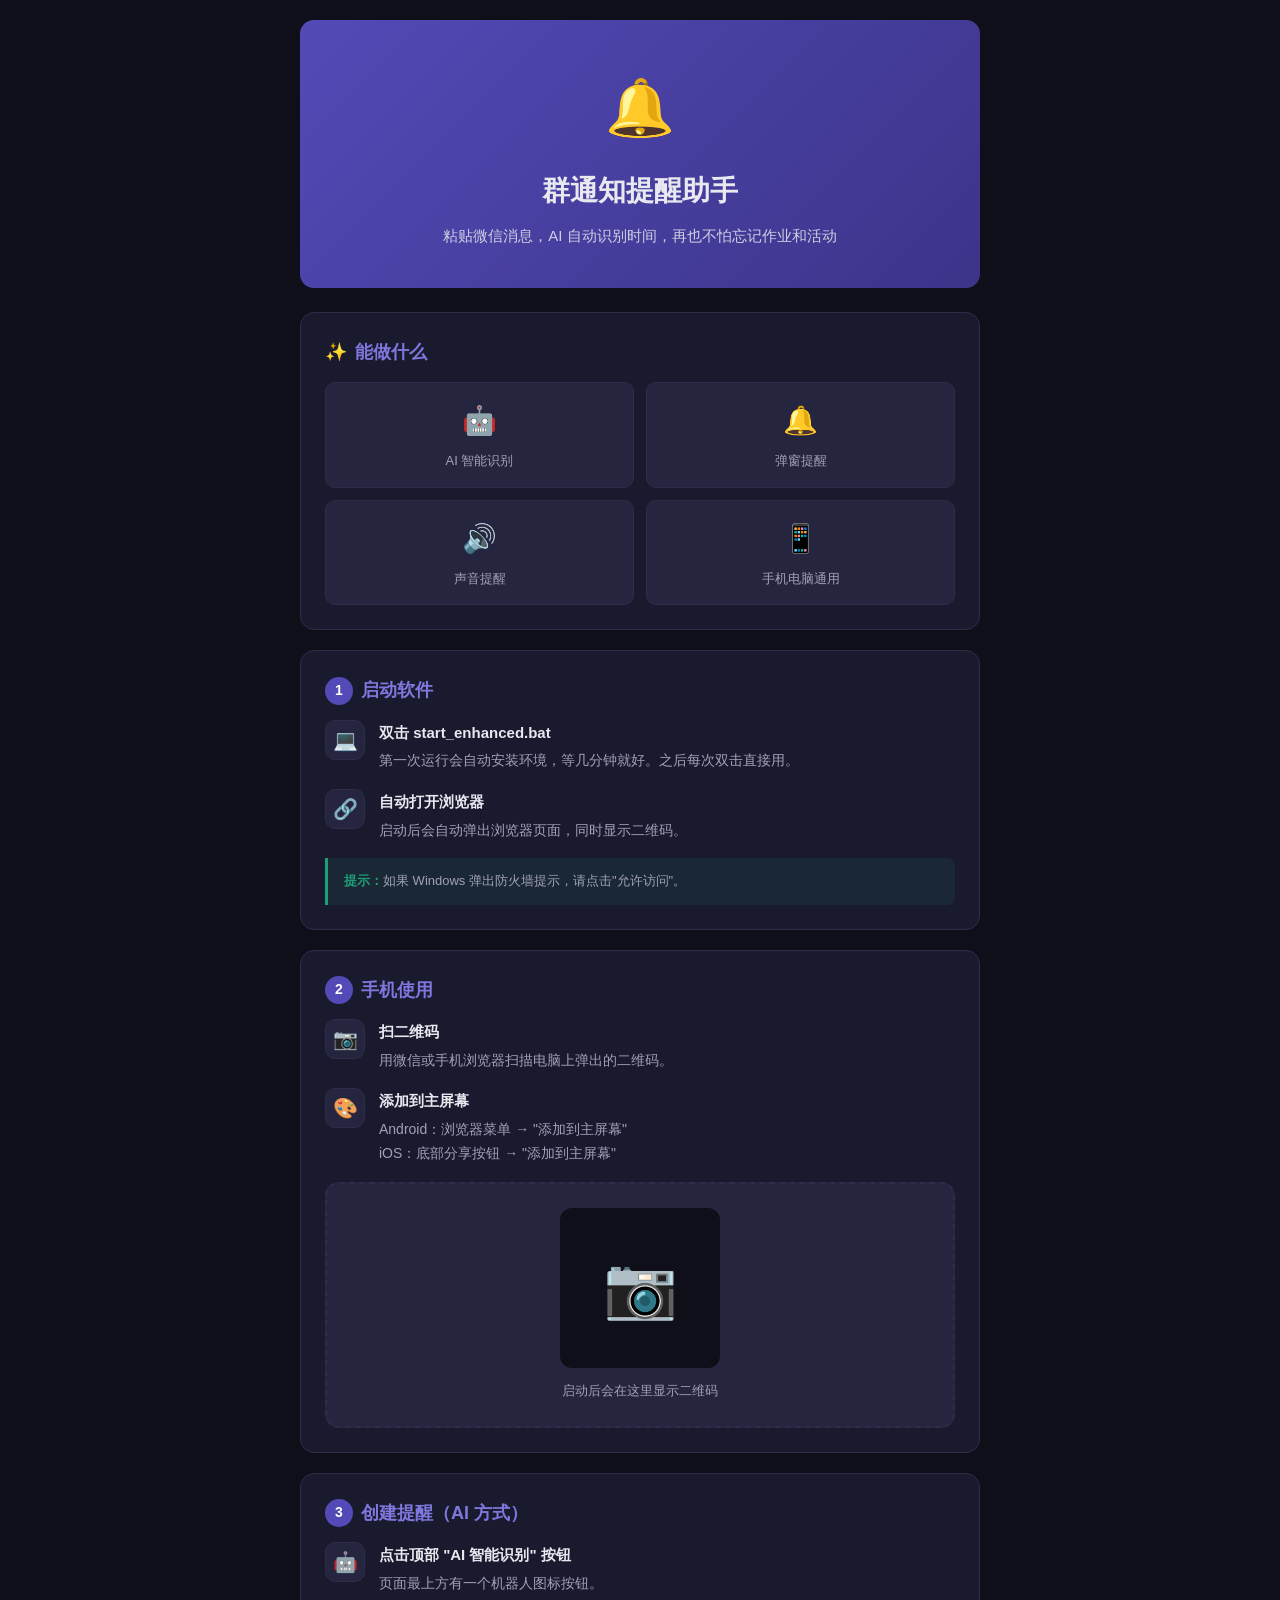
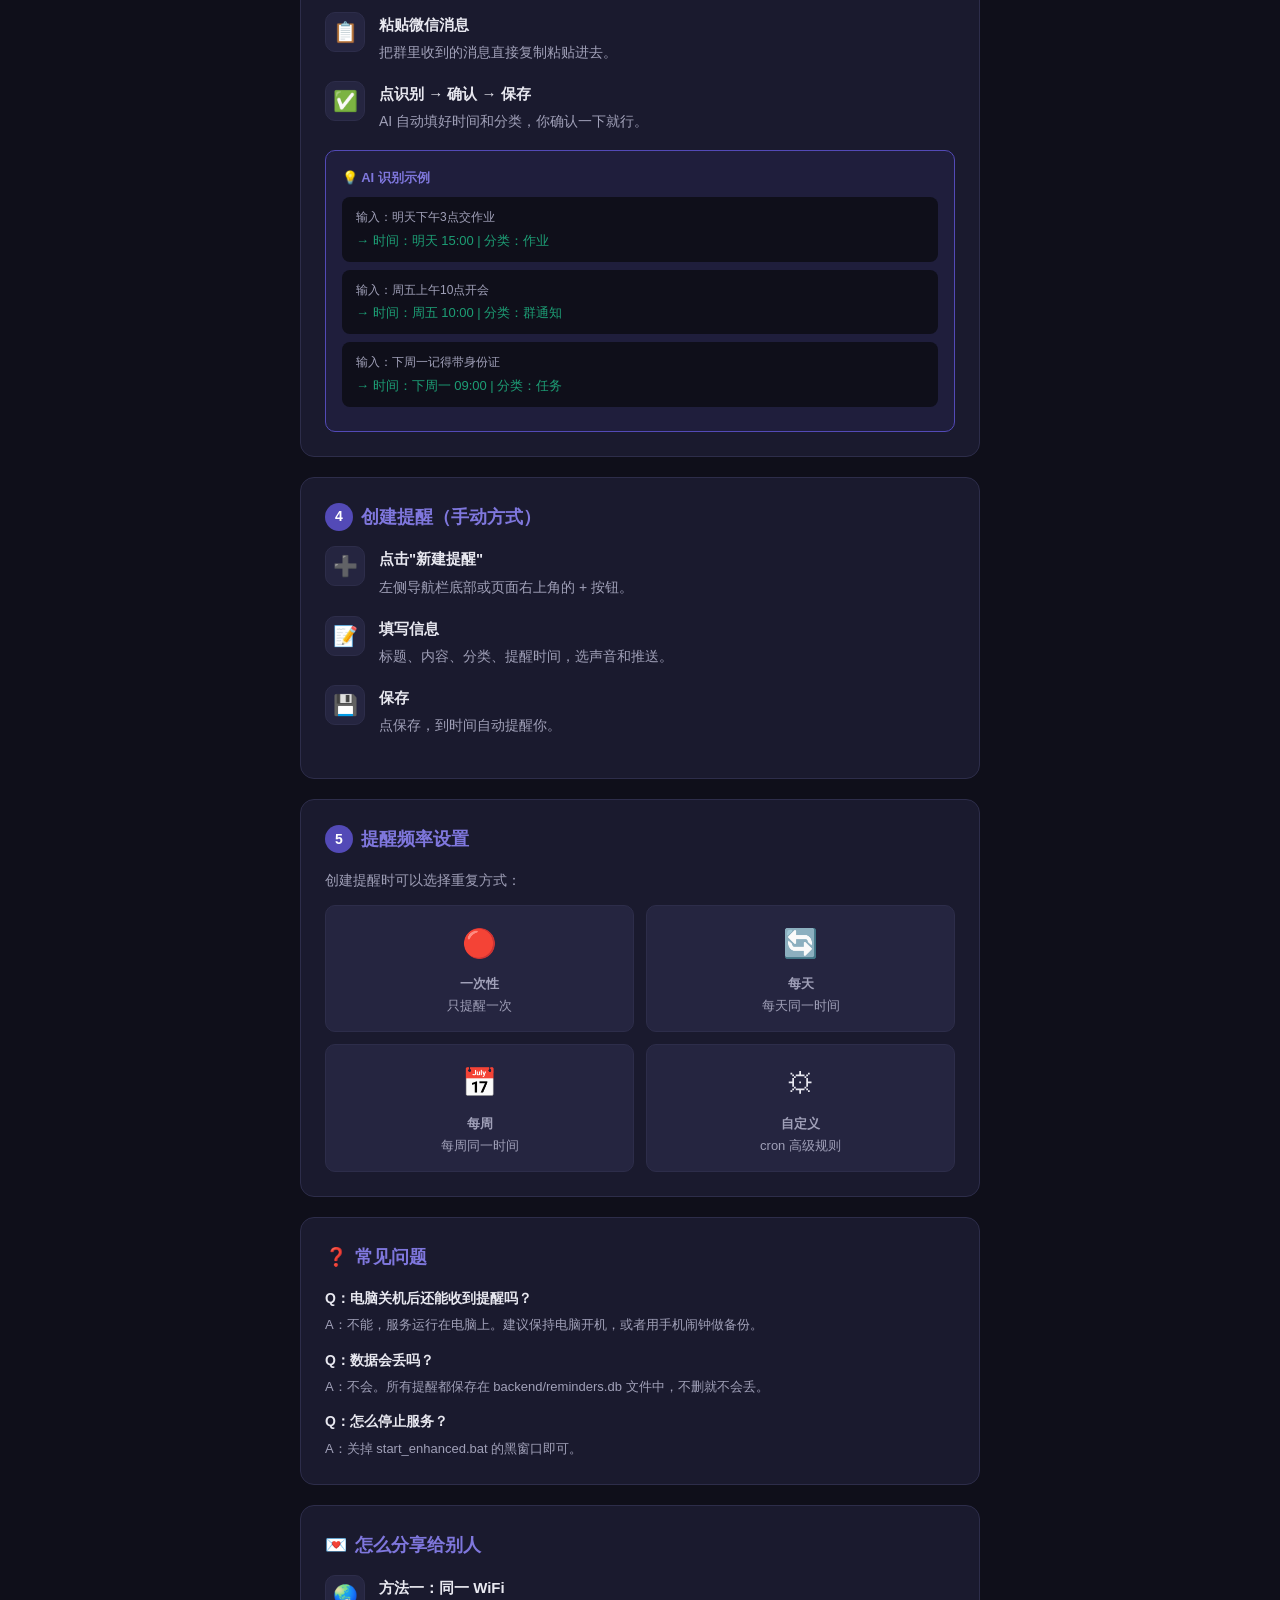
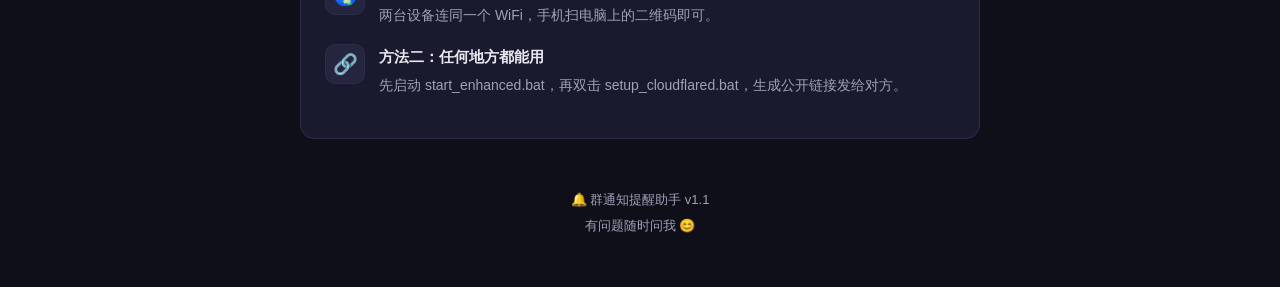
<file: 使用说明.html>
<!DOCTYPE html>
<html lang="zh-CN">
<head>
<meta charset="UTF-8">
<meta name="viewport" content="width=device-width, initial-scale=1.0">
<title>群通知提醒助手 - 使用说明</title>
<style>
:root {
  --primary: #534AB7;
  --primary-light: #7F77DD;
  --secondary: #1D9E75;
  --bg: #0f0f1a;
  --bg-card: #1a1a2e;
  --bg-light: #252540;
  --text: #e8e8f0;
  --text-muted: #a0a0b8;
  --border: #2d2d4a;
  --radius: 14px;
}
* { margin:0; padding:0; box-sizing:border-box; }
body {
  font-family: -apple-system, BlinkMacSystemFont, 'Segoe UI', Roboto, sans-serif;
  background: var(--bg);
  color: var(--text);
  line-height: 1.7;
  min-height: 100vh;
}
.container { max-width: 720px; margin: 0 auto; padding: 20px; }

/* Header */
.hero {
  text-align: center;
  padding: 40px 20px;
  background: linear-gradient(135deg, var(--primary), #3C3489);
  border-radius: var(--radius);
  margin-bottom: 24px;
}
.hero-icon { font-size: 56px; margin-bottom: 12px; }
.hero h1 { font-size: 28px; font-weight: 700; margin-bottom: 8px; }
.hero p { font-size: 15px; opacity: 0.85; }

/* Cards */
.card {
  background: var(--bg-card);
  border: 1px solid var(--border);
  border-radius: var(--radius);
  padding: 24px;
  margin-bottom: 20px;
}
.card-title {
  font-size: 18px;
  font-weight: 600;
  color: var(--primary-light);
  margin-bottom: 14px;
  display: flex;
  align-items: center;
  gap: 8px;
}
.card-title .num {
  display: inline-flex;
  align-items: center;
  justify-content: center;
  width: 28px; height: 28px;
  background: var(--primary);
  color: #fff;
  border-radius: 50%;
  font-size: 14px;
  font-weight: 700;
}

/* Steps */
.step { display: flex; gap: 14px; margin-bottom: 16px; }
.step-icon {
  width: 40px; height: 40px;
  background: var(--bg-light);
  border: 1px solid var(--border);
  border-radius: 10px;
  display: flex;
  align-items: center;
  justify-content: center;
  font-size: 20px;
  flex-shrink: 0;
}
.step-body { flex: 1; }
.step-body h3 { font-size: 15px; font-weight: 600; margin-bottom: 4px; }
.step-body p { font-size: 14px; color: var(--text-muted); }

/* Features */
.feature-grid {
  display: grid;
  grid-template-columns: repeat(2, 1fr);
  gap: 12px;
}
.feature-item {
  background: var(--bg-light);
  border: 1px solid var(--border);
  border-radius: 10px;
  padding: 14px;
  text-align: center;
}
.feature-item .icon { font-size: 28px; margin-bottom: 6px; }
.feature-item .label { font-size: 13px; color: var(--text-muted); }

/* AI Demo */
.ai-demo {
  background: rgba(83, 74, 183, 0.1);
  border: 1px solid var(--primary);
  border-radius: 10px;
  padding: 16px;
  margin-top: 12px;
}
.ai-demo-title {
  font-size: 13px;
  color: var(--primary-light);
  font-weight: 600;
  margin-bottom: 8px;
}
.ai-example {
  background: var(--bg);
  border-radius: 8px;
  padding: 10px 14px;
  margin-bottom: 8px;
  font-size: 14px;
}
.ai-example .input { color: var(--text-muted); font-size: 12px; margin-bottom: 2px; }
.ai-example .output { color: var(--secondary); font-size: 13px; }

/* QR */
.qr-section {
  text-align: center;
  padding: 24px;
  background: var(--bg-light);
  border-radius: var(--radius);
  border: 2px dashed var(--border);
}
.qr-placeholder {
  width: 160px; height: 160px;
  background: var(--bg);
  border-radius: 12px;
  margin: 0 auto 12px;
  display: flex;
  align-items: center;
  justify-content: center;
  font-size: 60px;
}
.qr-text { font-size: 13px; color: var(--text-muted); }

/* Tips */
.tip {
  background: rgba(29, 158, 117, 0.1);
  border-left: 3px solid var(--secondary);
  padding: 12px 16px;
  border-radius: 0 8px 8px 0;
  margin-top: 14px;
  font-size: 13px;
  color: var(--text-muted);
}
.tip strong { color: var(--secondary); }

/* Footer */
.footer {
  text-align: center;
  padding: 30px;
  color: var(--text-muted);
  font-size: 13px;
}

/* Responsive */
@media (max-width: 480px) {
  .feature-grid { grid-template-columns: 1fr; }
  .hero h1 { font-size: 22px; }
}
</style>
</head>
<body>
<div class="container">

  <!-- Hero -->
  <div class="hero">
    <div class="hero-icon">&#128276;</div>
    <h1>群通知提醒助手</h1>
    <p>粘贴微信消息，AI 自动识别时间，再也不怕忘记作业和活动</p>
  </div>

  <!-- 功能介绍 -->
  <div class="card">
    <div class="card-title"><span>&#10024;</span> 能做什么</div>
    <div class="feature-grid">
      <div class="feature-item">
        <div class="icon">&#129302;</div>
        <div class="label">AI 智能识别</div>
      </div>
      <div class="feature-item">
        <div class="icon">&#128276;</div>
        <div class="label">弹窗提醒</div>
      </div>
      <div class="feature-item">
        <div class="icon">&#128266;</div>
        <div class="label">声音提醒</div>
      </div>
      <div class="feature-item">
        <div class="icon">&#128241;</div>
        <div class="label">手机电脑通用</div>
      </div>
    </div>
  </div>

  <!-- 启动步骤 -->
  <div class="card">
    <div class="card-title"><span class="num">1</span> 启动软件</div>
    <div class="step">
      <div class="step-icon">&#128187;</div>
      <div class="step-body">
        <h3>双击 start_enhanced.bat</h3>
        <p>第一次运行会自动安装环境，等几分钟就好。之后每次双击直接用。</p>
      </div>
    </div>
    <div class="step">
      <div class="step-icon">&#128279;</div>
      <div class="step-body">
        <h3>自动打开浏览器</h3>
        <p>启动后会自动弹出浏览器页面，同时显示二维码。</p>
      </div>
    </div>
    <div class="tip">
      <strong>提示：</strong>如果 Windows 弹出防火墙提示，请点击"允许访问"。
    </div>
  </div>

  <!-- 手机使用 -->
  <div class="card">
    <div class="card-title"><span class="num">2</span> 手机使用</div>
    <div class="step">
      <div class="step-icon">&#128247;</div>
      <div class="step-body">
        <h3>扫二维码</h3>
        <p>用微信或手机浏览器扫描电脑上弹出的二维码。</p>
      </div>
    </div>
    <div class="step">
      <div class="step-icon">&#127912;</div>
      <div class="step-body">
        <h3>添加到主屏幕</h3>
        <p>Android：浏览器菜单 → "添加到主屏幕"<br>
           iOS：底部分享按钮 → "添加到主屏幕"</p>
      </div>
    </div>
    <div class="qr-section">
      <div class="qr-placeholder">&#128247;</div>
      <div class="qr-text">启动后会在这里显示二维码</div>
    </div>
  </div>

  <!-- AI 使用 -->
  <div class="card">
    <div class="card-title"><span class="num">3</span> 创建提醒（AI 方式）</div>
    <div class="step">
      <div class="step-icon">&#129302;</div>
      <div class="step-body">
        <h3>点击顶部 "AI 智能识别" 按钮</h3>
        <p>页面最上方有一个机器人图标按钮。</p>
      </div>
    </div>
    <div class="step">
      <div class="step-icon">&#128203;</div>
      <div class="step-body">
        <h3>粘贴微信消息</h3>
        <p>把群里收到的消息直接复制粘贴进去。</p>
      </div>
    </div>
    <div class="step">
      <div class="step-icon">&#9989;</div>
      <div class="step-body">
        <h3>点识别 → 确认 → 保存</h3>
        <p>AI 自动填好时间和分类，你确认一下就行。</p>
      </div>
    </div>

    <div class="ai-demo">
      <div class="ai-demo-title">&#128161; AI 识别示例</div>
      <div class="ai-example">
        <div class="input">输入：明天下午3点交作业</div>
        <div class="output">&#8594; 时间：明天 15:00 | 分类：作业</div>
      </div>
      <div class="ai-example">
        <div class="input">输入：周五上午10点开会</div>
        <div class="output">&#8594; 时间：周五 10:00 | 分类：群通知</div>
      </div>
      <div class="ai-example">
        <div class="input">输入：下周一记得带身份证</div>
        <div class="output">&#8594; 时间：下周一 09:00 | 分类：任务</div>
      </div>
    </div>
  </div>

  <!-- 手动创建 -->
  <div class="card">
    <div class="card-title"><span class="num">4</span> 创建提醒（手动方式）</div>
    <div class="step">
      <div class="step-icon">&#10133;</div>
      <div class="step-body">
        <h3>点击"新建提醒"</h3>
        <p>左侧导航栏底部或页面右上角的 + 按钮。</p>
      </div>
    </div>
    <div class="step">
      <div class="step-icon">&#128221;</div>
      <div class="step-body">
        <h3>填写信息</h3>
        <p>标题、内容、分类、提醒时间，选声音和推送。</p>
      </div>
    </div>
    <div class="step">
      <div class="step-icon">&#128190;</div>
      <div class="step-body">
        <h3>保存</h3>
        <p>点保存，到时间自动提醒你。</p>
      </div>
    </div>
  </div>

  <!-- 提醒频率 -->
  <div class="card">
    <div class="card-title"><span class="num">5</span> 提醒频率设置</div>
    <p style="color:var(--text-muted); font-size:14px; margin-bottom:12px;">创建提醒时可以选择重复方式：</p>
    <div class="feature-grid">
      <div class="feature-item">
        <div class="icon">&#128308;</div>
        <div class="label"><strong>一次性</strong><br>只提醒一次</div>
      </div>
      <div class="feature-item">
        <div class="icon">&#128260;</div>
        <div class="label"><strong>每天</strong><br>每天同一时间</div>
      </div>
      <div class="feature-item">
        <div class="icon">&#128197;</div>
        <div class="label"><strong>每周</strong><br>每周同一时间</div>
      </div>
      <div class="feature-item">
        <div class="icon">&#9881;</div>
        <div class="label"><strong>自定义</strong><br>cron 高级规则</div>
      </div>
    </div>
  </div>

  <!-- 常见问题 -->
  <div class="card">
    <div class="card-title"><span>&#10067;</span> 常见问题</div>
    <div style="margin-bottom:12px;">
      <h3 style="font-size:14px; margin-bottom:4px;">Q：电脑关机后还能收到提醒吗？</h3>
      <p style="font-size:13px; color:var(--text-muted);">A：不能，服务运行在电脑上。建议保持电脑开机，或者用手机闹钟做备份。</p>
    </div>
    <div style="margin-bottom:12px;">
      <h3 style="font-size:14px; margin-bottom:4px;">Q：数据会丢吗？</h3>
      <p style="font-size:13px; color:var(--text-muted);">A：不会。所有提醒都保存在 backend/reminders.db 文件中，不删就不会丢。</p>
    </div>
    <div>
      <h3 style="font-size:14px; margin-bottom:4px;">Q：怎么停止服务？</h3>
      <p style="font-size:13px; color:var(--text-muted);">A：关掉 start_enhanced.bat 的黑窗口即可。</p>
    </div>
  </div>

  <!-- 分享方式 -->
  <div class="card">
    <div class="card-title"><span>&#128140;</span> 怎么分享给别人</div>
    <div class="step">
      <div class="step-icon">&#127759;</div>
      <div class="step-body">
        <h3>方法一：同一 WiFi</h3>
        <p>两台设备连同一个 WiFi，手机扫电脑上的二维码即可。</p>
      </div>
    </div>
    <div class="step">
      <div class="step-icon">&#128279;</div>
      <div class="step-body">
        <h3>方法二：任何地方都能用</h3>
        <p>先启动 start_enhanced.bat，再双击 setup_cloudflared.bat，生成公开链接发给对方。</p>
      </div>
    </div>
  </div>

  <!-- Footer -->
  <div class="footer">
    <p>&#128276; 群通知提醒助手 v1.1</p>
    <p style="margin-top:4px;">有问题随时问我 &#128522;</p>
  </div>

</div>
</body>
</html>
</file>
